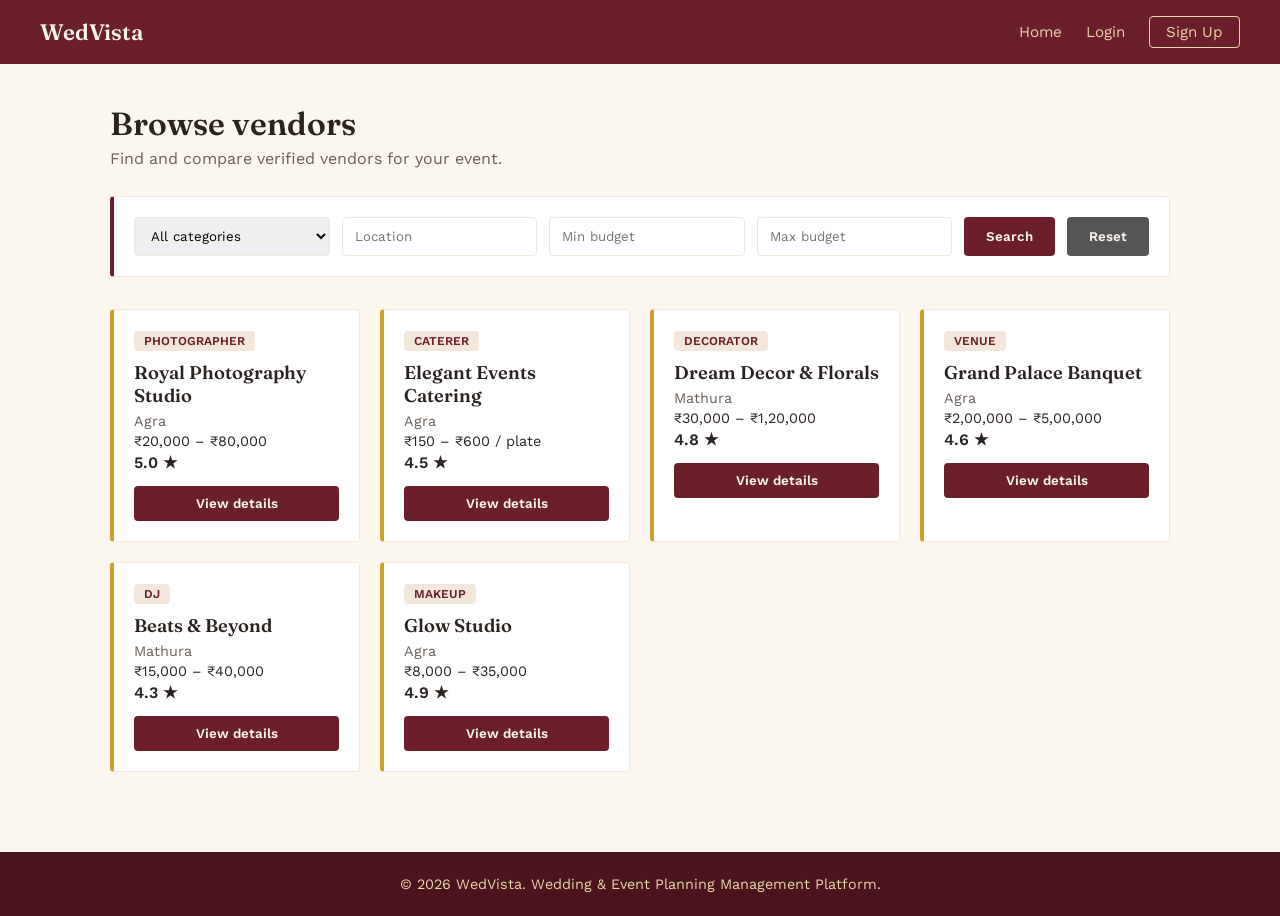
<file: index.html>
<!DOCTYPE html>
<html lang="en">
<head>
  <meta charset="UTF-8">
  <meta name="viewport" content="width=device-width, initial-scale=1.0">
  <title>WedVista — Browse Vendors</title>
  <link rel="preconnect" href="https://fonts.googleapis.com">
  <link href="https://fonts.googleapis.com/css2?family=Fraunces:wght@500;600;700&family=Work+Sans:wght@400;500;600&display=swap" rel="stylesheet">
  <link rel="stylesheet" href="style/style.css">
</head>
<body>

  <!-- Navbar -->
  <header class="navbar">
    <a href="index.html" class="brand">WedVista</a>
    <nav class="nav-links">
      <a href="index.html">Home</a>
      <a href="login.html">Login</a>
      <a href="signup.html" class="nav-cta">Sign Up</a>
    </nav>
  </header>

  <div class="container">
    <h1>Browse vendors</h1>
    <p class="subtitle">Find and compare verified vendors for your event.</p>

    <!-- Filter bar -->
    <div class="filter-bar">
      <select id="category">
        <option value="All">All categories</option>
        <option value="Photographer">Photographer</option>
        <option value="Caterer">Caterer</option>
        <option value="Decorator">Decorator</option>
        <option value="Venue">Venue</option>
        <option value="DJ">DJ</option>
        <option value="Makeup">Makeup</option>
      </select>
      <input type="text" id="location" placeholder="Location">
      <input type="number" id="minBudget" placeholder="Min budget" min="0">
      <input type="number" id="maxBudget" placeholder="Max budget" min="0">
      <button type="button" id="searchBtn" class="btn-maroon">Search</button>
      <button type="button" id="resetBtn" class="btn-maroon btn-gray">Reset</button>
    </div>

    <!-- Vendor Grid (filled by filter.js) -->
    <div class="vendor-grid" id="vendorGrid"></div>
  </div>

  <footer class="footer">
    <p>© 2026 WedVista. Wedding & Event Planning Management Platform.</p>
  </footer>

  <script src="filter.js" defer></script>
</body>
</html>
</file>
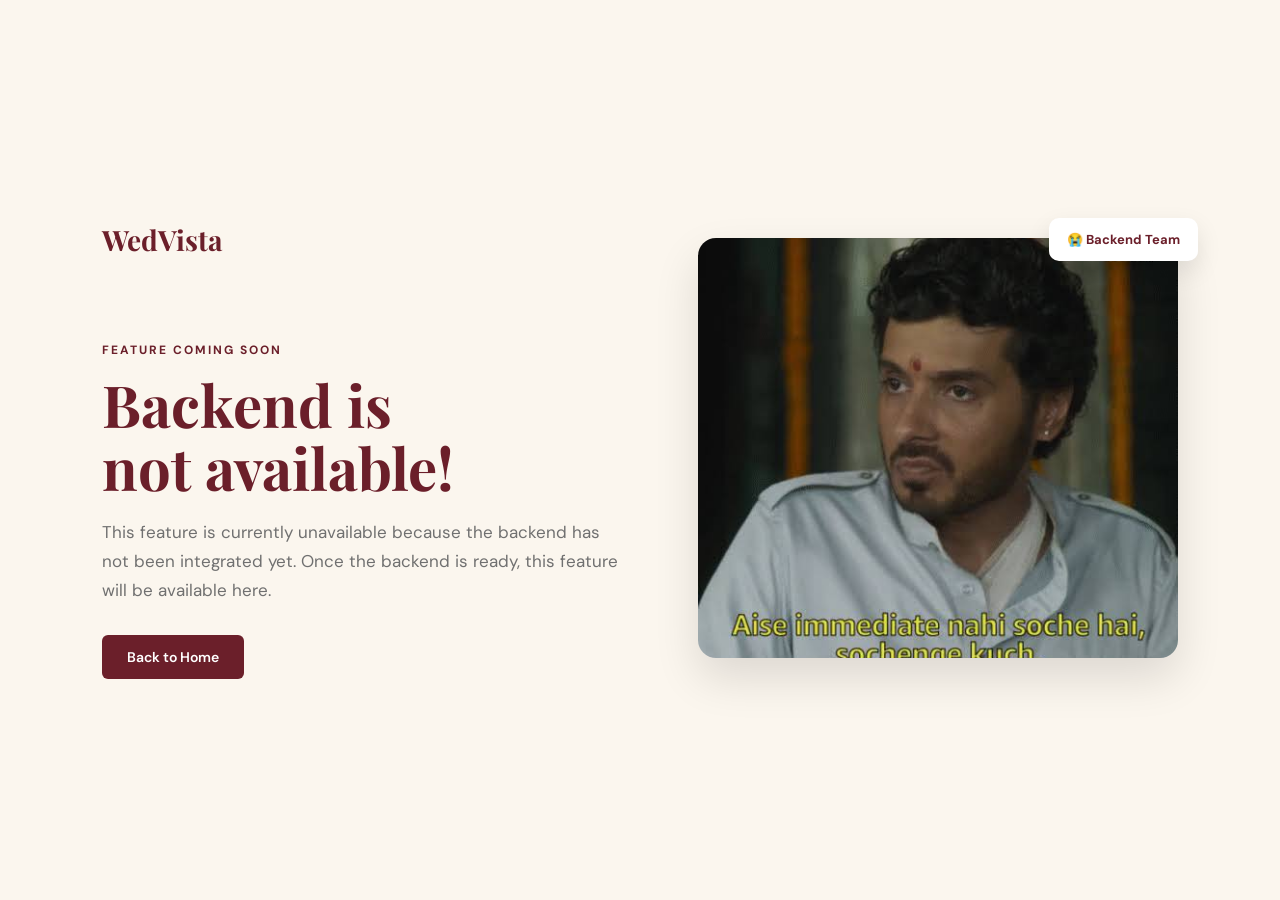
<file: backend-not-available.html>
<!DOCTYPE html>
<html lang="en">

<head>
    <meta charset="UTF-8">
    <meta name="viewport" content="width=device-width, initial-scale=1.0">

    <title>WedVista | Backend Unavailable</title>

    <link rel="preconnect" href="https://fonts.googleapis.com">
    <link rel="preconnect" href="https://fonts.gstatic.com" crossorigin>

    <link href="https://fonts.googleapis.com/css2?family=DM+Sans:wght@400;500;600;700&family=Playfair+Display:wght@500;600;700&display=swap" rel="stylesheet">

    <style>

        * {
            margin: 0;
            padding: 0;
            box-sizing: border-box;
        }

        body {
            min-height: 100vh;
            background-color: #FBF6EE;
            font-family: "DM Sans", sans-serif;
            color: #292929;
        }

        .error-page {
            min-height: 100vh;
            display: flex;
            align-items: center;
            justify-content: space-between;
            padding: 70px 8%;
            gap: 70px;
        }

        /* LEFT SIDE */

        .error-content {
            flex: 1;
            max-width: 600px;
        }

        .brand {
            color: #6B1F2A;
            font-family: "Playfair Display", serif;
            font-size: 28px;
            font-weight: 700;
            margin-bottom: 80px;
        }

        .error-tag {
            display: inline-block;
            color: #6B1F2A;
            font-size: 12px;
            font-weight: 700;
            letter-spacing: 2px;
            margin-bottom: 15px;
        }

        .error-content h1 {
            font-family: "Playfair Display", serif;
            font-size: 58px;
            line-height: 1.08;
            color: #6B1F2A;
            margin-bottom: 20px;
        }

        .error-content p {
            max-width: 520px;
            color: #707070;
            font-size: 17px;
            line-height: 1.7;
            margin-bottom: 30px;
        }

        .back-btn {
            display: inline-flex;
            align-items: center;
            justify-content: center;
            padding: 13px 25px;
            background-color: #6B1F2A;
            color: white;
            text-decoration: none;
            border-radius: 6px;
            font-size: 14px;
            font-weight: 600;
            transition: all 0.3s ease;
        }

        .back-btn:hover {
            background-color: #54151f;
            transform: translateY(-3px);
            box-shadow: 0 10px 25px rgba(107, 31, 42, 0.22);
        }

        /* RIGHT SIDE IMAGE */

        .error-image {
            flex: 1;
            max-width: 480px;
            position: relative;
        }

        .error-image img {
            width: 100%;
            height: 420px;
            object-fit: cover;
            border-radius: 18px;
            box-shadow: 0 20px 45px rgba(0, 0, 0, 0.12);
        }

        .image-label {
            position: absolute;
            right: -20px;
            top: -20px;
            background-color: white;
            padding: 13px 18px;
            border-radius: 10px;
            color: #6B1F2A;
            font-size: 13px;
            font-weight: 700;
            box-shadow: 0 10px 25px rgba(0, 0, 0, 0.10);
        }

        /* RESPONSIVE */

        @media (max-width: 900px) {

            .error-page {
                flex-direction: column;
                text-align: center;
                padding: 50px 6%;
            }

            .error-content {
                max-width: 700px;
            }

            .brand {
                margin-bottom: 40px;
            }

            .error-content p {
                margin-left: auto;
                margin-right: auto;
            }

            .error-image {
                width: 100%;
                max-width: 500px;
            }

            .error-image img {
                height: 350px;
            }

        }

    </style>
</head>

<body>

    <main class="error-page">

        <!-- LEFT CONTENT -->

        <div class="error-content">

            <div class="brand">
                WedVista
            </div>

            <span class="error-tag">
                FEATURE COMING SOON
            </span>

            <h1>
                Backend is<br>
                not available!
            </h1>

            <p>
                This feature is currently unavailable because
                the backend has not been integrated yet.
                Once the backend is ready, this feature will
                be available here.
            </p>

            <a href="index.html" class="back-btn">
                Back to Home
            </a>

        </div>


        <!-- RIGHT IMAGE -->

        <div class="error-image">

            <span class="image-label">
                😭 Backend Team
            </span>

            <img
                src="images/backend-meme.png"
                alt="Backend not available"
            >

        </div>

    </main>

</body>

</html>
</file>
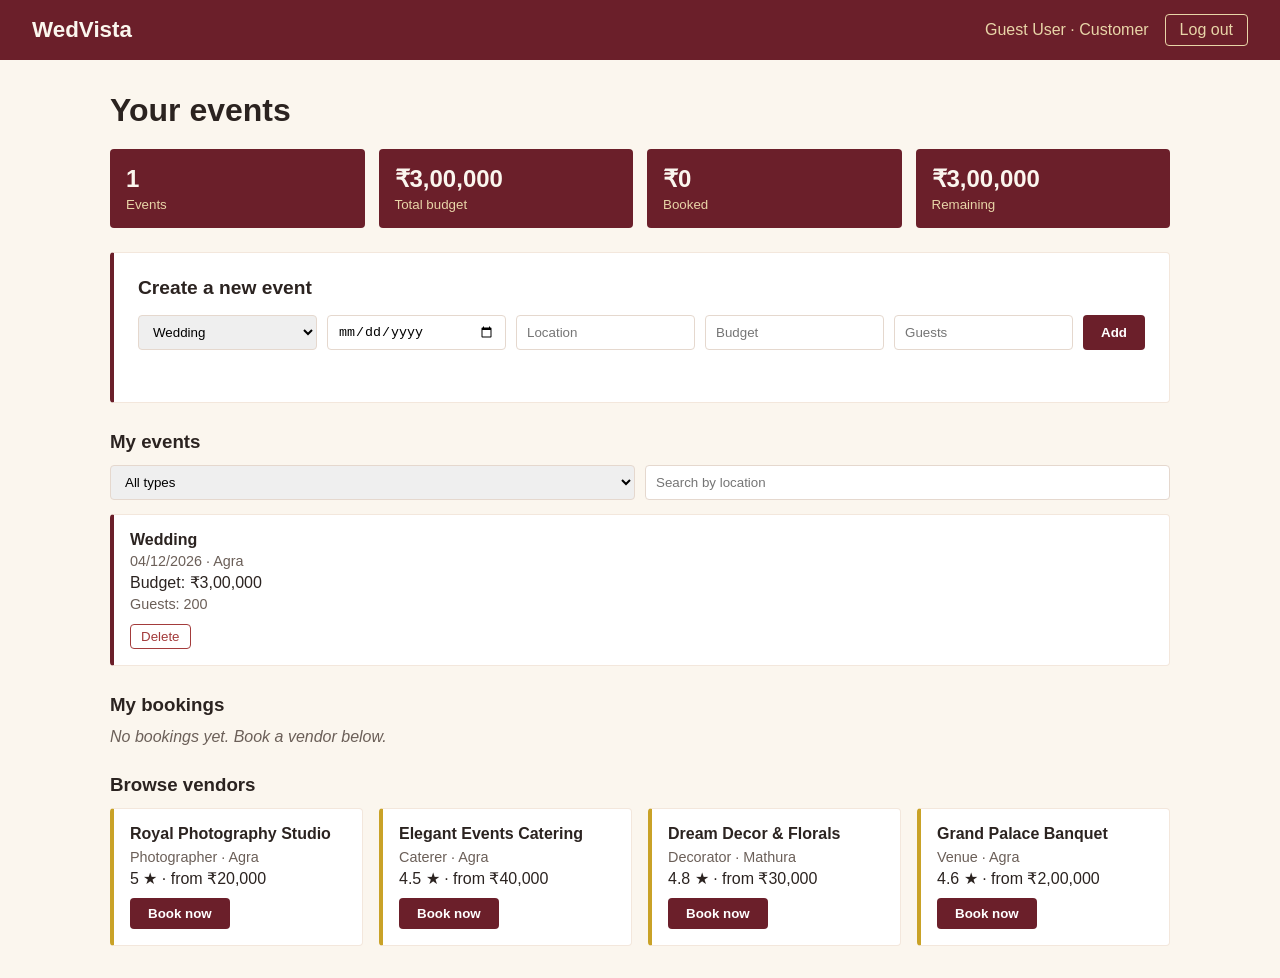
<file: customer-dashboard.html>
<!DOCTYPE html>
<html lang="en">
<head>
  <meta charset="UTF-8">
  <meta name="viewport" content="width=device-width, initial-scale=1.0">
  <title>Customer Dashboard - WedVista</title>
  <link rel="stylesheet" href="css/customer-dashboard.css">
</head>
<body>

  <!-- Navbar -->
  <header class="navbar">
    <a href="index.html" class="brand">WedVista</a>
    <div class="nav-user">
      <span id="userName"></span>
      <a href="login.html" class="logout-btn" id="logoutBtn">Log out</a>
    </div>
  </header>

  <div class="container">
    <h1>Your events</h1>

    <!-- Summary -->
    <section class="summary">
      <div class="summary-box"><span id="sumEvents">0</span><small>Events</small></div>
      <div class="summary-box"><span id="sumBudget">₹0</span><small>Total budget</small></div>
      <div class="summary-box"><span id="sumBooked">₹0</span><small>Booked</small></div>
      <div class="summary-box"><span id="sumRemaining">₹0</span><small>Remaining</small></div>
    </section>

    <!-- Create Event Form -->
    <section class="panel">
      <h2>Create a new event</h2>
      <form class="event-form" id="eventForm">
        <select id="eventType">
          <option value="Wedding">Wedding</option>
          <option value="Birthday">Birthday</option>
          <option value="Corporate">Corporate</option>
          <option value="Other">Other</option>
        </select>
        <input type="date" id="eventDate">
        <input type="text" id="eventLocation" placeholder="Location">
        <input type="number" id="eventBudget" placeholder="Budget">
        <input type="number" id="eventGuests" placeholder="Guests">
        <button type="submit" class="btn-maroon">Add</button>
      </form>
      <p class="form-error" id="formError"></p>
    </section>

    <!-- My Events -->
    <h3>My events</h3>
    <div class="filter-row">
      <select id="filterType">
        <option value="All">All types</option>
        <option value="Wedding">Wedding</option>
        <option value="Birthday">Birthday</option>
        <option value="Corporate">Corporate</option>
        <option value="Other">Other</option>
      </select>
      <input type="text" id="searchLocation" placeholder="Search by location">
    </div>
    <div class="card-grid" id="eventList"></div>

    <!-- My Bookings -->
    <h3>My bookings</h3>
    <div class="card-grid" id="bookingList"></div>

    <!-- Browse Vendors -->
    <h3>Browse vendors</h3>
    <div class="card-grid" id="vendorList"></div>
  </div>

  <script src="js/auth.js"></script>
  <script src="js/customer-dashboard.js"></script>
</body>
</html>
</file>
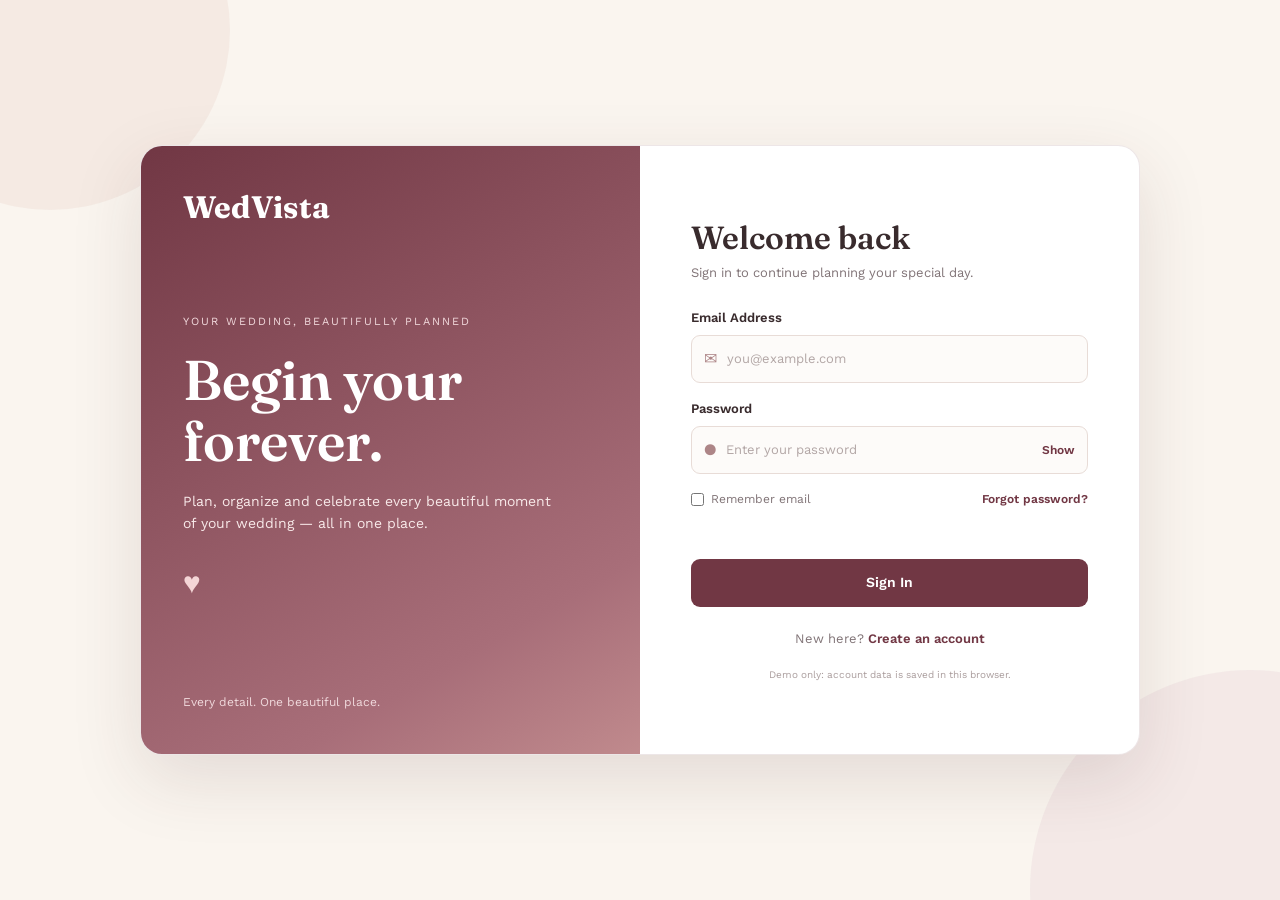
<file: login.html>
<!doctype html>
<html lang="en"><head><meta charset="UTF-8"><meta name="viewport" content="width=device-width,initial-scale=1"><meta name="description" content="Sign in to WedVista wedding planning"><title>WedVista — Login</title><link rel="stylesheet" href="login.css"></head>
<body><main class="page"><div class="circle one" aria-hidden="true"></div><div class="circle two" aria-hidden="true"></div><div class="auth-card">
<section class="hero"><a class="brand" href="login.html">WedVista</a><div class="hero-content"><div class="small-text">Your wedding, beautifully planned</div><h1>Begin your<br>forever.</h1><p>Plan, organize and celebrate every beautiful moment of your wedding — all in one place.</p><div class="heart" aria-hidden="true">&hearts;</div></div><p class="hero-footer">Every detail. One beautiful place.</p></section>
<section class="form-section"><header class="form-header"><h2>Welcome back</h2><p>Sign in to continue planning your special day.</p></header>
<form class="form" novalidate id="loginForm"><div class="input-group"><label for="loginEmail">Email Address</label><div class="input-wrapper"><span aria-hidden="true">&#9993;</span><input type="email" id="loginEmail" autocomplete="email" placeholder="you@example.com" required></div></div>
<div class="input-group"><label for="loginPassword">Password</label><div class="input-wrapper"><span aria-hidden="true">&#9679;</span><input type="password" id="loginPassword" autocomplete="current-password" placeholder="Enter your password" required><button class="password-toggle" type="button" id="togglePassword" aria-pressed="false">Show</button></div></div>
<div class="row"><label class="remember"><input type="checkbox" id="rememberMe"> Remember email</label><a href="#" class="forgot" id="forgotPassword">Forgot password?</a></div><p class="form-message" id="loginMessage" role="status" aria-live="polite"></p><button class="submit-btn" type="submit">Sign In</button></form>
<p class="switch-link">New here? <a href="signup.html">Create an account</a></p><p class="demo-note">Demo only: account data is saved in this browser.</p></section></div></main><script src="auth.js" defer></script><script src="login.js" defer></script></body></html>
</file>
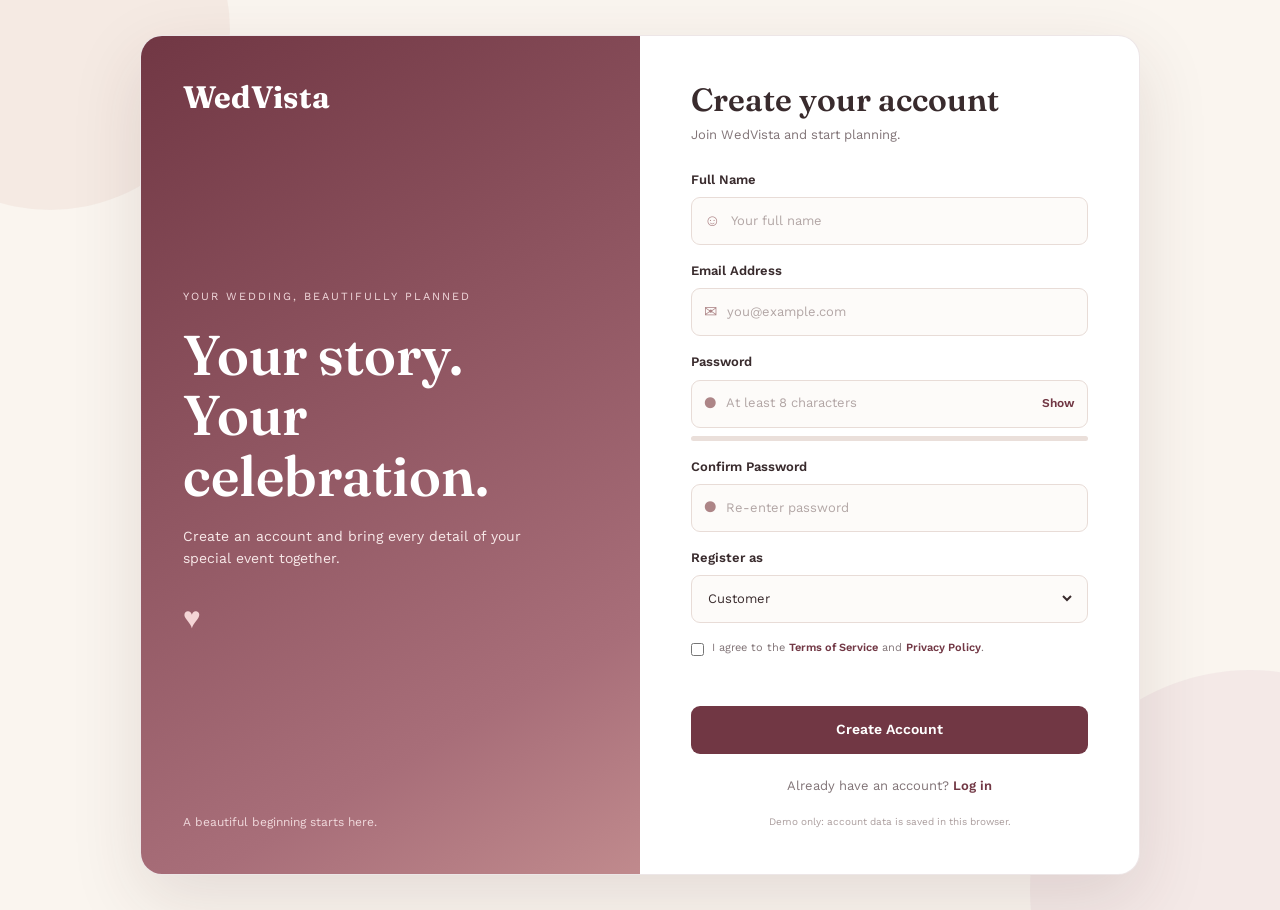
<file: signup.html>
<!doctype html>
<html lang="en"><head><meta charset="UTF-8"><meta name="viewport" content="width=device-width,initial-scale=1"><meta name="description" content="Create your WedVista account"><title>WedVista — Sign Up</title><link rel="stylesheet" href="signup.css"></head>
<body><main class="page"><div class="circle one" aria-hidden="true"></div><div class="circle two" aria-hidden="true"></div><div class="auth-card">
<section class="hero"><a class="brand" href="login.html">WedVista</a><div class="hero-content"><div class="small-text">Your wedding, beautifully planned</div><h1>Your story.<br>Your celebration.</h1><p>Create an account and bring every detail of your special event together.</p><div class="heart" aria-hidden="true">&hearts;</div></div><p class="hero-footer">A beautiful beginning starts here.</p></section>
<section class="form-section"><header class="form-header"><h2>Create your account</h2><p>Join WedVista and start planning.</p></header>
<form class="form" novalidate id="registerForm"><div class="input-group"><label for="signupName">Full Name</label><div class="input-wrapper"><span aria-hidden="true">&#9786;</span><input type="text" id="signupName" autocomplete="name" maxlength="80" placeholder="Your full name" required></div></div>
<div class="input-group"><label for="signupEmail">Email Address</label><div class="input-wrapper"><span aria-hidden="true">&#9993;</span><input type="email" id="signupEmail" autocomplete="email" placeholder="you@example.com" required></div></div>
<div class="input-group"><label for="signupPassword">Password</label><div class="input-wrapper"><span aria-hidden="true">&#9679;</span><input type="password" id="signupPassword" autocomplete="new-password" minlength="8" placeholder="At least 8 characters" required><button class="password-toggle" type="button" id="toggleSignupPassword" aria-pressed="false">Show</button></div><div class="meter"><span id="meterBar"></span></div></div>
<div class="input-group"><label for="confirmPassword">Confirm Password</label><div class="input-wrapper"><span aria-hidden="true">&#9679;</span><input type="password" id="confirmPassword" autocomplete="new-password" minlength="8" placeholder="Re-enter password" required></div></div>
<div class="input-group"><label for="signupRole">Register as</label><div class="input-wrapper"><select id="signupRole" required><option value="customer">Customer</option><option value="vendor">Vendor</option></select></div></div>
<label class="terms"><input type="checkbox" id="acceptTerms" required><span>I agree to the <a href="#">Terms of Service</a> and <a href="#">Privacy Policy</a>.</span></label>
<p class="form-message" id="signupMessage" role="status" aria-live="polite"></p><button class="submit-btn" type="submit">Create Account</button></form>
<p class="switch-link">Already have an account? <a href="login.html">Log in</a></p><p class="demo-note">Demo only: account data is saved in this browser.</p></section></div></main><script src="auth.js" defer></script><script src="signup.js" defer></script></body></html>
</file>
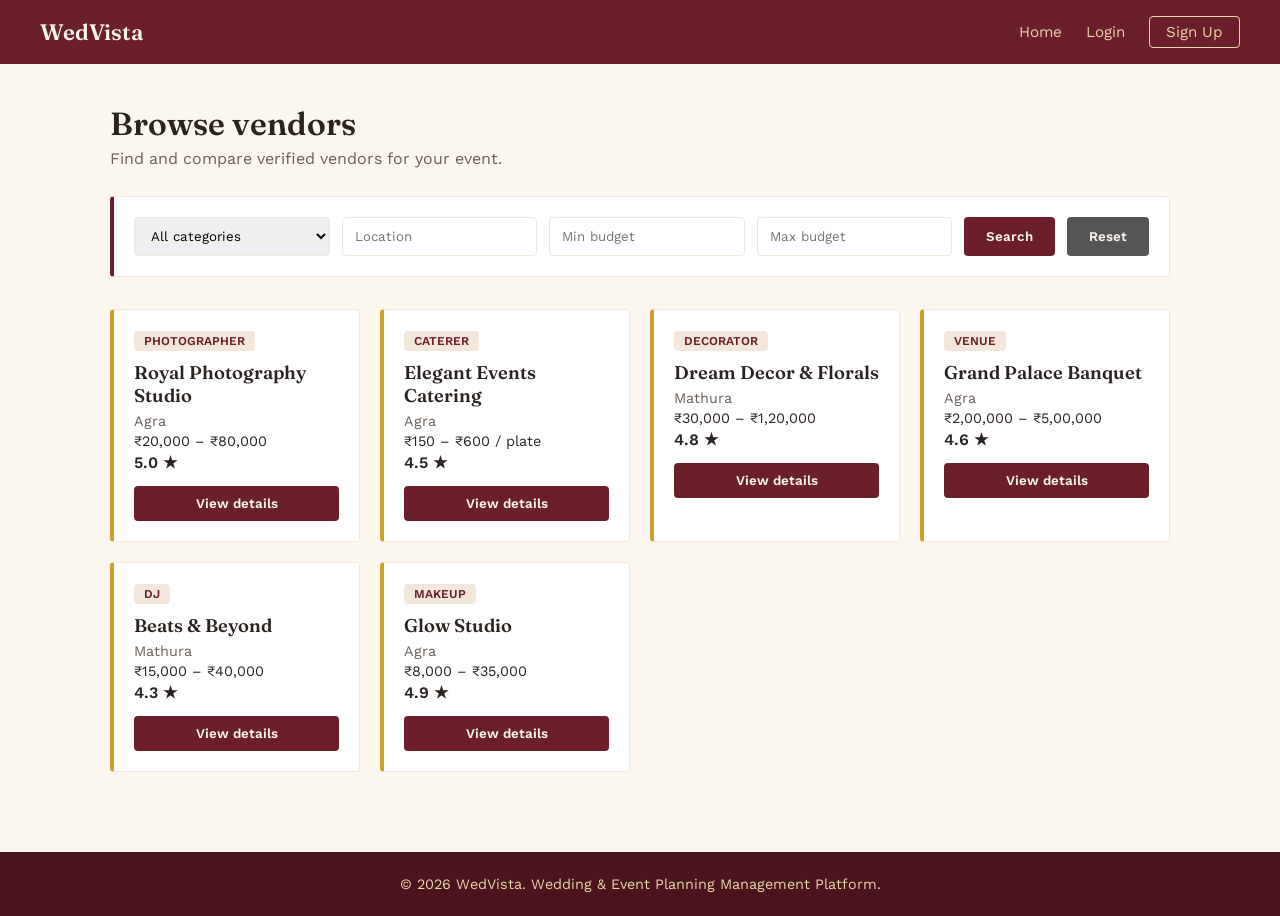
<file: vendors.html>
<!DOCTYPE html>
<html lang="en">
<head>
  <meta charset="UTF-8">
  <meta name="viewport" content="width=device-width, initial-scale=1.0">
  <title>WedVista — Browse Vendors</title>
  <link rel="preconnect" href="https://fonts.googleapis.com">
  <link href="https://fonts.googleapis.com/css2?family=Fraunces:wght@500;600;700&family=Work+Sans:wght@400;500;600&display=swap" rel="stylesheet">
  <link rel="stylesheet" href="style/style.css">
</head>
<body>

  <!-- Navbar -->
  <header class="navbar">
    <a href="index.html" class="brand">WedVista</a>
    <nav class="nav-links">
      <a href="index.html">Home</a>
      <a href="login.html">Login</a>
      <a href="signup.html" class="nav-cta">Sign Up</a>
    </nav>
  </header>

  <div class="container">
    <h1>Browse vendors</h1>
    <p class="subtitle">Find and compare verified vendors for your event.</p>

    <!-- Filter bar -->
    <div class="filter-bar">
      <select id="category">
        <option value="All">All categories</option>
        <option value="Photographer">Photographer</option>
        <option value="Caterer">Caterer</option>
        <option value="Decorator">Decorator</option>
        <option value="Venue">Venue</option>
        <option value="DJ">DJ</option>
        <option value="Makeup">Makeup</option>
      </select>
      <input type="text" id="location" placeholder="Location">
      <input type="number" id="minBudget" placeholder="Min budget">
      <input type="number" id="maxBudget" placeholder="Max budget">
      <button type="button" id="searchBtn" class="btn-maroon">Search</button>
      <button type="button" id="resetBtn" class="btn-maroon" style="background:#555;">Reset</button>
    </div>

    <!-- Vendor Grid (Populated dynamically by filter.js) -->
    <div class="vendor-grid" id="vendorGrid"></div>
  </div>

  <footer class="footer">
    <p>© 2026 WedVista. Wedding & Event Planning Management Platform.</p>
  </footer>

  <script src="filter.js"></script>
</body>
</html>
</file>
<file: style/style.css>
:root {
  --maroon: #6B1F2A;
  --maroon-dark: #4A141D;
  --gold: #C9A227;
  --gold-soft: #E8D5A8;
  --ivory: #FBF6EE;
  --blush: #F3E7DC;
  --ink: #2B2320;
  --ink-soft: #6B5F58;
}

* { box-sizing: border-box; margin: 0; padding: 0; }

body {
  font-family: 'Work Sans', sans-serif;
  background: var(--ivory);
  color: var(--ink);
}

h1, h2, h3 {
  font-family: 'Fraunces', serif;
  font-weight: 600;
}

a { text-decoration: none; }

/* Navbar */
.navbar {
  background: var(--maroon);
  padding: 16px 40px;
  display: flex;
  justify-content: space-between;
  align-items: center;
}

.navbar .brand {
  font-family: 'Fraunces', serif;
  color: var(--ivory);
  font-size: 1.4rem;
  font-weight: 600;
}

.nav-links {
  display: flex;
  align-items: center;
  gap: 24px;
}

.nav-links a {
  color: var(--gold-soft);
  font-size: 0.95rem;
}

.nav-cta {
  border: 1px solid var(--gold-soft);
  padding: 6px 16px;
  border-radius: 4px;
}

.nav-cta:hover {
  background: var(--gold-soft);
  color: var(--maroon-dark);
}

/* Container */
.container {
  max-width: 1100px;
  margin: 0 auto;
  padding: 40px 20px;
}

.container h1 {
  font-size: 2rem;
  margin-bottom: 6px;
}

.subtitle {
  color: var(--ink-soft);
  margin-bottom: 28px;
}

/* Filter bar */
.filter-bar {
  display: flex;
  flex-wrap: wrap;
  gap: 12px;
  background: #fff;
  border: 1px solid var(--blush);
  border-left: 4px solid var(--maroon);
  border-radius: 4px;
  padding: 20px;
  margin-bottom: 32px;
}

.filter-bar select,
.filter-bar input {
  padding: 10px 12px;
  border: 1px solid var(--blush);
  border-radius: 4px;
  flex: 1;
  min-width: 140px;
  font-family: 'Work Sans', sans-serif;
}

.filter-bar select:focus,
.filter-bar input:focus {
  outline: 2px solid var(--gold);
  outline-offset: 1px;
}

.btn-maroon {
  background: var(--maroon);
  color: var(--ivory);
  border: none;
  padding: 10px 22px;
  border-radius: 4px;
  font-weight: 600;
  cursor: pointer;
  font-family: 'Work Sans', sans-serif;
}

.btn-maroon:hover {
  background: var(--maroon-dark);
}

.btn-gray {
  background: #555;
}

.btn-gray:hover {
  background: #3a3a3a;
}

/* Vendor Grid */
.vendor-grid {
  display: grid;
  grid-template-columns: repeat(auto-fill, minmax(240px, 1fr));
  gap: 20px;
}

.vendor-card {
  background: #fff;
  border: 1px solid var(--blush);
  border-left: 4px solid var(--gold);
  border-radius: 4px;
  padding: 20px;
}

.tag {
  display: inline-block;
  background: var(--blush);
  color: var(--maroon);
  font-size: 0.75rem;
  font-weight: 600;
  padding: 3px 10px;
  border-radius: 4px;
  margin-bottom: 10px;
  text-transform: uppercase;
}

.vendor-card h3 {
  font-size: 1.15rem;
  margin-bottom: 6px;
}

.muted {
  color: var(--ink-soft);
  font-size: 0.9rem;
  margin-bottom: 4px;
}

.price {
  font-size: 0.9rem;
  margin-bottom: 4px;
}

.rating {
  margin-bottom: 14px;
  font-weight: 600;
}

.vendor-card button {
  width: 100%;
}

.no-results {
  grid-column: 1 / -1;
  text-align: center;
  color: var(--ink-soft);
  padding: 40px 0;
}

/* Footer */
.footer {
  background: var(--maroon-dark);
  color: var(--gold-soft);
  text-align: center;
  padding: 24px;
  font-size: 0.9rem;
  margin-top: 40px;
}

@media (max-width: 600px) {
  .filter-bar { flex-direction: column; }
  .navbar { padding: 14px 20px; }
}
</file>
<file: css/customer-dashboard.css>
* { box-sizing: border-box; margin: 0; padding: 0; }

body {
  font-family: 'Segoe UI', sans-serif;
  background: #FBF6EE;
  color: #2B2320;
}

/* Navbar */
.navbar {
  background: #6B1F2A;
  padding: 14px 32px;
  display: flex;
  justify-content: space-between;
  align-items: center;
}
.brand { color: #FBF6EE; font-size: 1.4rem; font-weight: 600; text-decoration: none; }
.nav-user { color: #E8D5A8; display: flex; align-items: center; gap: 16px; }
.logout-btn {
  border: 1px solid #E8D5A8;
  color: #E8D5A8;
  padding: 6px 14px;
  border-radius: 4px;
  text-decoration: none;
}
.logout-btn:hover { background: #E8D5A8; color: #4A141D; }

/* Layout */
.container { max-width: 1100px; margin: 0 auto; padding: 32px 20px; }
h1 { margin-bottom: 20px; }
h3 { margin: 28px 0 12px; }

/* Summary */
.summary {
  display: grid;
  grid-template-columns: repeat(auto-fit, minmax(180px, 1fr));
  gap: 14px;
  margin-bottom: 24px;
}
.summary-box {
  background: #6B1F2A;
  color: #FBF6EE;
  border-radius: 4px;
  padding: 16px;
  display: flex;
  flex-direction: column;
  gap: 4px;
}
.summary-box span { font-size: 1.5rem; font-weight: 600; }
.summary-box small { color: #E8D5A8; }

/* Panel + form */
.panel {
  background: #fff;
  border: 1px solid #F3E7DC;
  border-left: 4px solid #6B1F2A;
  border-radius: 4px;
  padding: 24px;
  margin-bottom: 20px;
}
.panel h2 { margin-bottom: 16px; font-size: 1.2rem; }
.event-form { display: flex; flex-wrap: wrap; gap: 10px; }
.event-form select, .event-form input,
.filter-row select, .filter-row input {
  padding: 8px 10px;
  border: 1px solid #E5D8CE;
  border-radius: 4px;
  flex: 1;
  min-width: 120px;
}
.form-error { color: #A33B3B; font-size: 0.9rem; margin-top: 10px; min-height: 18px; }

/* Filter row */
.filter-row { display: flex; gap: 10px; margin-bottom: 14px; flex-wrap: wrap; }

/* Buttons */
.btn-maroon {
  background: #6B1F2A;
  color: #fff;
  border: none;
  padding: 8px 18px;
  border-radius: 4px;
  cursor: pointer;
  font-weight: 600;
}
.btn-maroon:hover { background: #4A141D; }
.btn-small {
  background: transparent;
  border: 1px solid #A33B3B;
  color: #A33B3B;
  padding: 4px 10px;
  border-radius: 4px;
  cursor: pointer;
  margin-top: 8px;
}
.btn-small:hover { background: #A33B3B; color: #fff; }

/* Cards */
.card-grid {
  display: grid;
  grid-template-columns: repeat(auto-fit, minmax(220px, 1fr));
  gap: 16px;
}
.panel-card {
  background: #fff;
  border: 1px solid #F3E7DC;
  border-left: 4px solid #6B1F2A;
  border-radius: 4px;
  padding: 16px;
}
.vendor-card {
  background: #fff;
  border: 1px solid #F3E7DC;
  border-left: 4px solid #C9A227;
  border-radius: 4px;
  padding: 16px;
}
.vendor-card h4 { margin-bottom: 6px; }
.vendor-card button { margin-top: 10px; }
.muted { color: #6B5F58; font-size: 0.9rem; margin: 4px 0; }
.empty { color: #6B5F58; font-style: italic; }

/* Badges */
.badge {
  display: inline-block;
  padding: 4px 10px;
  border-radius: 4px;
  font-size: 0.8rem;
  font-weight: 600;
  color: #fff;
  margin: 6px 0;
}
.badge-pending { background: #B8863B; }
.badge-confirmed { background: #3F6644; }
.badge-cancelled { background: #A33B3B; }

@media (max-width: 600px) {
  .navbar { flex-direction: column; gap: 10px; text-align: center; }
  .event-form { flex-direction: column; }
}
</file>
<file: login.css>
@import url('https://fonts.googleapis.com/css2?family=Fraunces:wght@500;600;700&family=Work+Sans:wght@400;500;600&display=swap');
:root{--wine:#713744;--dark:#552633;--rose:#b77d83;--cream:#faf5ef;--ink:#392b2d;--muted:#817477;--border:#e8dcd7}
*{box-sizing:border-box;margin:0;padding:0}body{min-height:100vh;font-family:'Work Sans',sans-serif;color:var(--ink);background:var(--cream);line-height:1.55}button,input,select{font:inherit}a{color:var(--wine)}
.page{min-height:100vh;display:grid;place-items:center;padding:35px 18px;position:relative;overflow:hidden}.circle{position:fixed;border-radius:50%;pointer-events:none;opacity:.35}.circle.one{width:360px;height:360px;background:#ead6ce;top:-150px;left:-130px}.circle.two{width:440px;height:440px;background:#e8d4d9;right:-190px;bottom:-210px}
.auth-card{width:min(100%,1000px);min-height:610px;display:grid;grid-template-columns:1fr 1fr;position:relative;z-index:1;overflow:hidden;border:1px solid #71374420;border-radius:22px;background:white;box-shadow:0 24px 70px #46262b20}
.hero{display:flex;flex-direction:column;justify-content:space-between;padding:42px;color:white;background:linear-gradient(150deg,#713744,#a86e79 78%,#c08a8d)}.brand{color:white;text-decoration:none;font:700 31px 'Fraunces',Georgia,serif}.hero-content{margin:auto 0;padding:40px 0}.small-text{font-size:11px;letter-spacing:2px;text-transform:uppercase;color:#f2dadd}.hero h1{margin:20px 0;font:600 clamp(39px,5vw,56px)/1.08 'Fraunces',Georgia,serif}.hero-content p{max-width:370px;color:#f8e9e9;font-size:14px}.heart{margin-top:25px;font-size:30px;color:#f4d5d6}.hero-footer{font-size:12px;color:#f0d9dc}
.form-section{padding:44px clamp(24px,4vw,52px);display:flex;flex-direction:column;justify-content:center}.form-header{margin-bottom:25px}.form-header h2{font:600 32px 'Fraunces',Georgia,serif;margin-bottom:6px}.form-header p{color:var(--muted);font-size:13px}.form{display:flex;flex-direction:column;gap:16px}.input-group label{display:block;margin-bottom:7px;font-size:13px;font-weight:600}.input-wrapper{display:flex;align-items:center;gap:10px;min-height:48px;padding:0 12px;border:1px solid var(--border);border-radius:9px;background:#fdfbf9}.input-wrapper:focus-within{border-color:var(--rose);box-shadow:0 0 0 3px #b77d8326}.input-wrapper>span{color:#ad8587}.input-wrapper input,.input-wrapper select{width:100%;min-width:0;border:0;outline:0;background:transparent;color:var(--ink);font-size:13px}.input-wrapper input::placeholder{color:#b2a6a5}.password-toggle{border:0;background:transparent;color:var(--wine);cursor:pointer;font-size:12px;font-weight:600}.row{display:flex;justify-content:space-between;align-items:center;gap:12px;font-size:12px}.remember{display:inline-flex;align-items:center;gap:7px;color:var(--muted)}.remember input,.terms input{accent-color:var(--wine)}.forgot{text-decoration:none;font-weight:600}.terms{display:flex;align-items:flex-start;gap:8px;color:var(--muted);font-size:11px}.terms input{margin-top:4px}.terms a{text-decoration:none;font-weight:600}.form-message{min-height:18px;font-size:12px}.form-message.error{color:#a33b3b}.form-message.success{color:#3f6644}.submit-btn{min-height:48px;border:0;border-radius:9px;background:var(--wine);color:white;font-size:14px;font-weight:600;cursor:pointer;transition:.2s}.submit-btn:hover{background:var(--dark);transform:translateY(-1px)}.switch-link{text-align:center;margin-top:22px;color:var(--muted);font-size:13px}.switch-link a{font-weight:600;text-decoration:none}.demo-note{text-align:center;margin-top:18px;color:#aa9d9d;font-size:10px}
button:focus-visible,a:focus-visible{outline:3px solid #d6a9ac;outline-offset:3px}
@media(max-width:760px){.page{padding:16px 12px}.auth-card{grid-template-columns:1fr;max-width:520px}.hero{min-height:230px;padding:26px}.hero-content{padding:23px 0 12px}.hero h1{font-size:37px}.heart{margin-top:10px}.hero-footer{display:none}.form-section{padding:30px 25px}}
@media(max-width:380px){.form-section{padding:25px 19px}.row{align-items:flex-start;flex-direction:column}}

.input-wrapper.invalid{border-color:#a33b3b;box-shadow:0 0 0 3px #a33b3b1f}.meter{height:5px;border-radius:5px;background:#eadfda;overflow:hidden;margin-top:8px}.meter span{display:block;height:100%;width:0;transition:.25s}.submit-btn:disabled{opacity:.6;cursor:wait;transform:none}
</file>
<file: signup.css>
@import url('https://fonts.googleapis.com/css2?family=Fraunces:wght@500;600;700&family=Work+Sans:wght@400;500;600&display=swap');
:root{--wine:#713744;--dark:#552633;--rose:#b77d83;--cream:#faf5ef;--ink:#392b2d;--muted:#817477;--border:#e8dcd7}
*{box-sizing:border-box;margin:0;padding:0}body{min-height:100vh;font-family:'Work Sans',sans-serif;color:var(--ink);background:var(--cream);line-height:1.55}button,input,select{font:inherit}a{color:var(--wine)}
.page{min-height:100vh;display:grid;place-items:center;padding:35px 18px;position:relative;overflow:hidden}.circle{position:fixed;border-radius:50%;pointer-events:none;opacity:.35}.circle.one{width:360px;height:360px;background:#ead6ce;top:-150px;left:-130px}.circle.two{width:440px;height:440px;background:#e8d4d9;right:-190px;bottom:-210px}
.auth-card{width:min(100%,1000px);min-height:610px;display:grid;grid-template-columns:1fr 1fr;position:relative;z-index:1;overflow:hidden;border:1px solid #71374420;border-radius:22px;background:white;box-shadow:0 24px 70px #46262b20}
.hero{display:flex;flex-direction:column;justify-content:space-between;padding:42px;color:white;background:linear-gradient(150deg,#713744,#a86e79 78%,#c08a8d)}.brand{color:white;text-decoration:none;font:700 31px 'Fraunces',Georgia,serif}.hero-content{margin:auto 0;padding:40px 0}.small-text{font-size:11px;letter-spacing:2px;text-transform:uppercase;color:#f2dadd}.hero h1{margin:20px 0;font:600 clamp(39px,5vw,56px)/1.08 'Fraunces',Georgia,serif}.hero-content p{max-width:370px;color:#f8e9e9;font-size:14px}.heart{margin-top:25px;font-size:30px;color:#f4d5d6}.hero-footer{font-size:12px;color:#f0d9dc}
.form-section{padding:44px clamp(24px,4vw,52px);display:flex;flex-direction:column;justify-content:center}.form-header{margin-bottom:25px}.form-header h2{font:600 32px 'Fraunces',Georgia,serif;margin-bottom:6px}.form-header p{color:var(--muted);font-size:13px}.form{display:flex;flex-direction:column;gap:16px}.input-group label{display:block;margin-bottom:7px;font-size:13px;font-weight:600}.input-wrapper{display:flex;align-items:center;gap:10px;min-height:48px;padding:0 12px;border:1px solid var(--border);border-radius:9px;background:#fdfbf9}.input-wrapper:focus-within{border-color:var(--rose);box-shadow:0 0 0 3px #b77d8326}.input-wrapper>span{color:#ad8587}.input-wrapper input,.input-wrapper select{width:100%;min-width:0;border:0;outline:0;background:transparent;color:var(--ink);font-size:13px}.input-wrapper input::placeholder{color:#b2a6a5}.password-toggle{border:0;background:transparent;color:var(--wine);cursor:pointer;font-size:12px;font-weight:600}.row{display:flex;justify-content:space-between;align-items:center;gap:12px;font-size:12px}.remember{display:inline-flex;align-items:center;gap:7px;color:var(--muted)}.remember input,.terms input{accent-color:var(--wine)}.forgot{text-decoration:none;font-weight:600}.terms{display:flex;align-items:flex-start;gap:8px;color:var(--muted);font-size:11px}.terms input{margin-top:4px}.terms a{text-decoration:none;font-weight:600}.form-message{min-height:18px;font-size:12px}.form-message.error{color:#a33b3b}.form-message.success{color:#3f6644}.submit-btn{min-height:48px;border:0;border-radius:9px;background:var(--wine);color:white;font-size:14px;font-weight:600;cursor:pointer;transition:.2s}.submit-btn:hover{background:var(--dark);transform:translateY(-1px)}.switch-link{text-align:center;margin-top:22px;color:var(--muted);font-size:13px}.switch-link a{font-weight:600;text-decoration:none}.demo-note{text-align:center;margin-top:18px;color:#aa9d9d;font-size:10px}
button:focus-visible,a:focus-visible{outline:3px solid #d6a9ac;outline-offset:3px}
@media(max-width:760px){.page{padding:16px 12px}.auth-card{grid-template-columns:1fr;max-width:520px}.hero{min-height:230px;padding:26px}.hero-content{padding:23px 0 12px}.hero h1{font-size:37px}.heart{margin-top:10px}.hero-footer{display:none}.form-section{padding:30px 25px}}
@media(max-width:380px){.form-section{padding:25px 19px}.row{align-items:flex-start;flex-direction:column}}

.input-wrapper.invalid{border-color:#a33b3b;box-shadow:0 0 0 3px #a33b3b1f}.meter{height:5px;border-radius:5px;background:#eadfda;overflow:hidden;margin-top:8px}.meter span{display:block;height:100%;width:0;transition:.25s}.submit-btn:disabled{opacity:.6;cursor:wait;transform:none}
</file>
